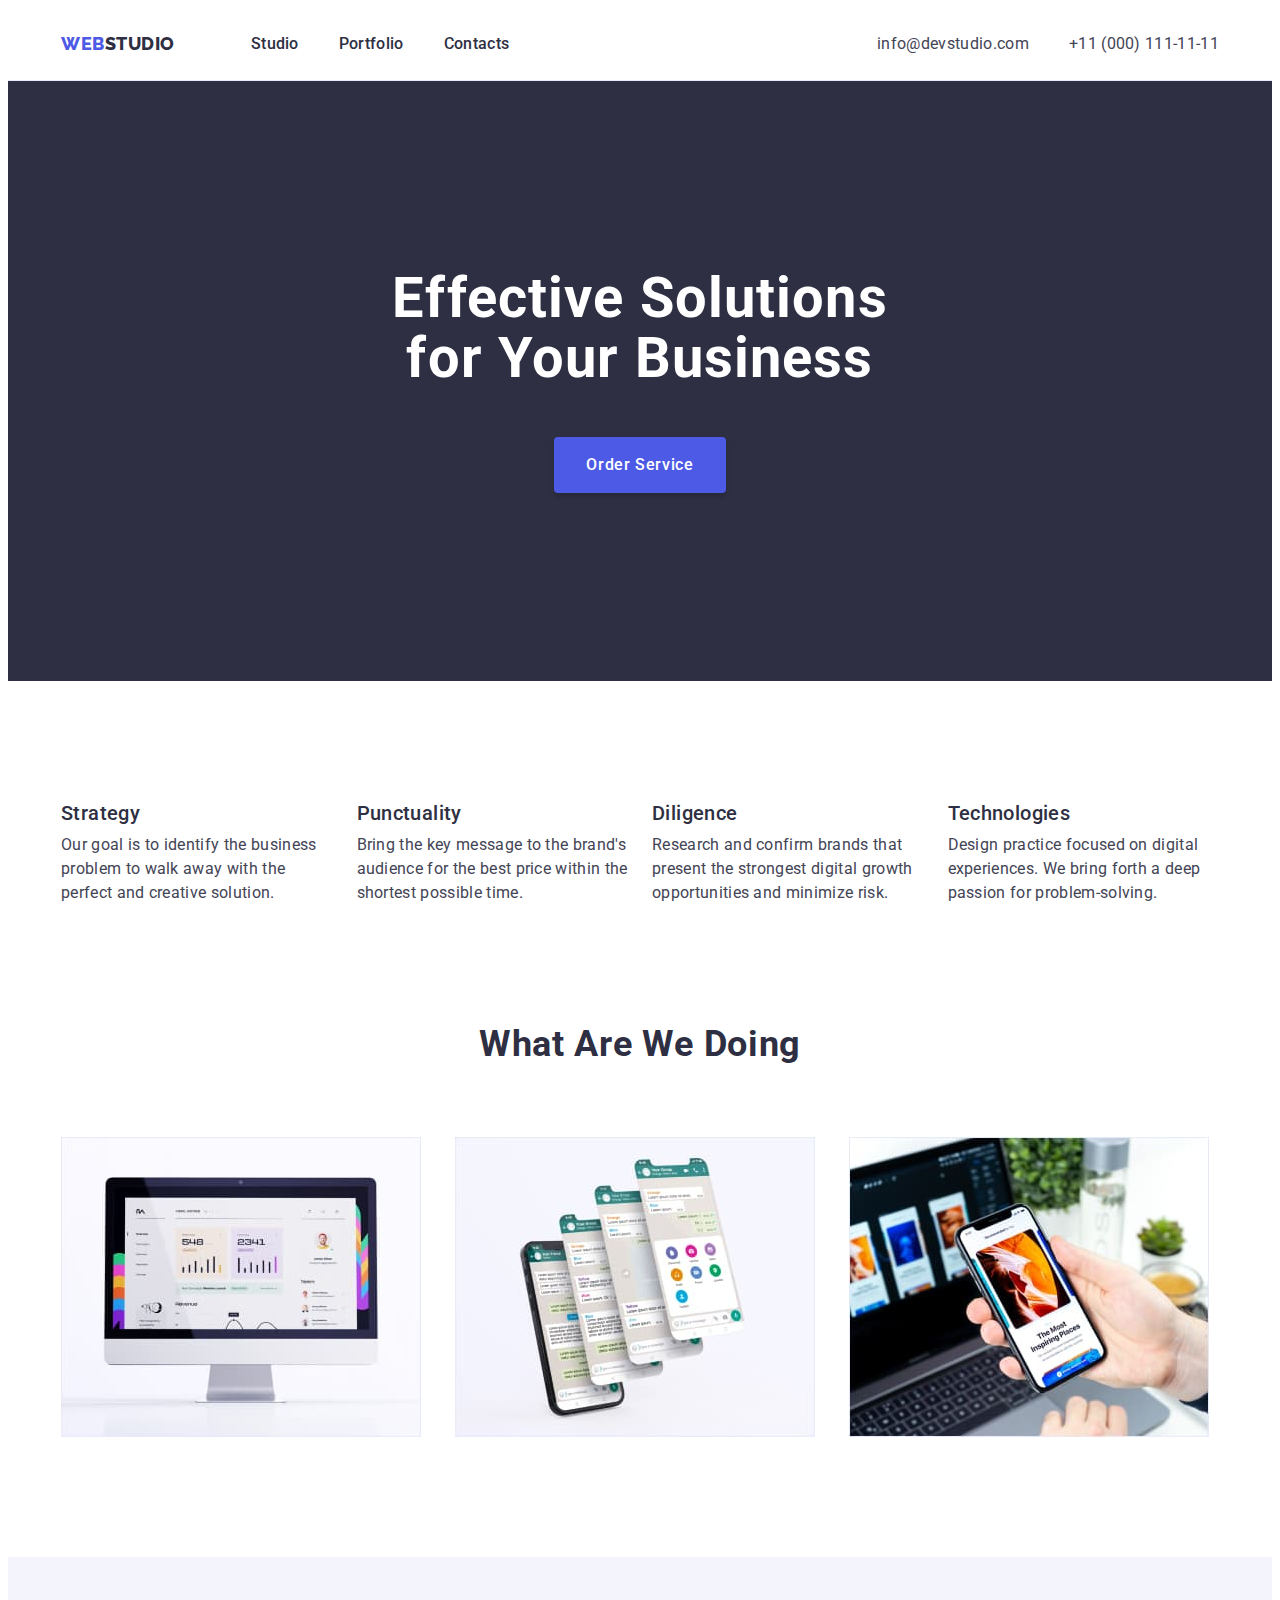
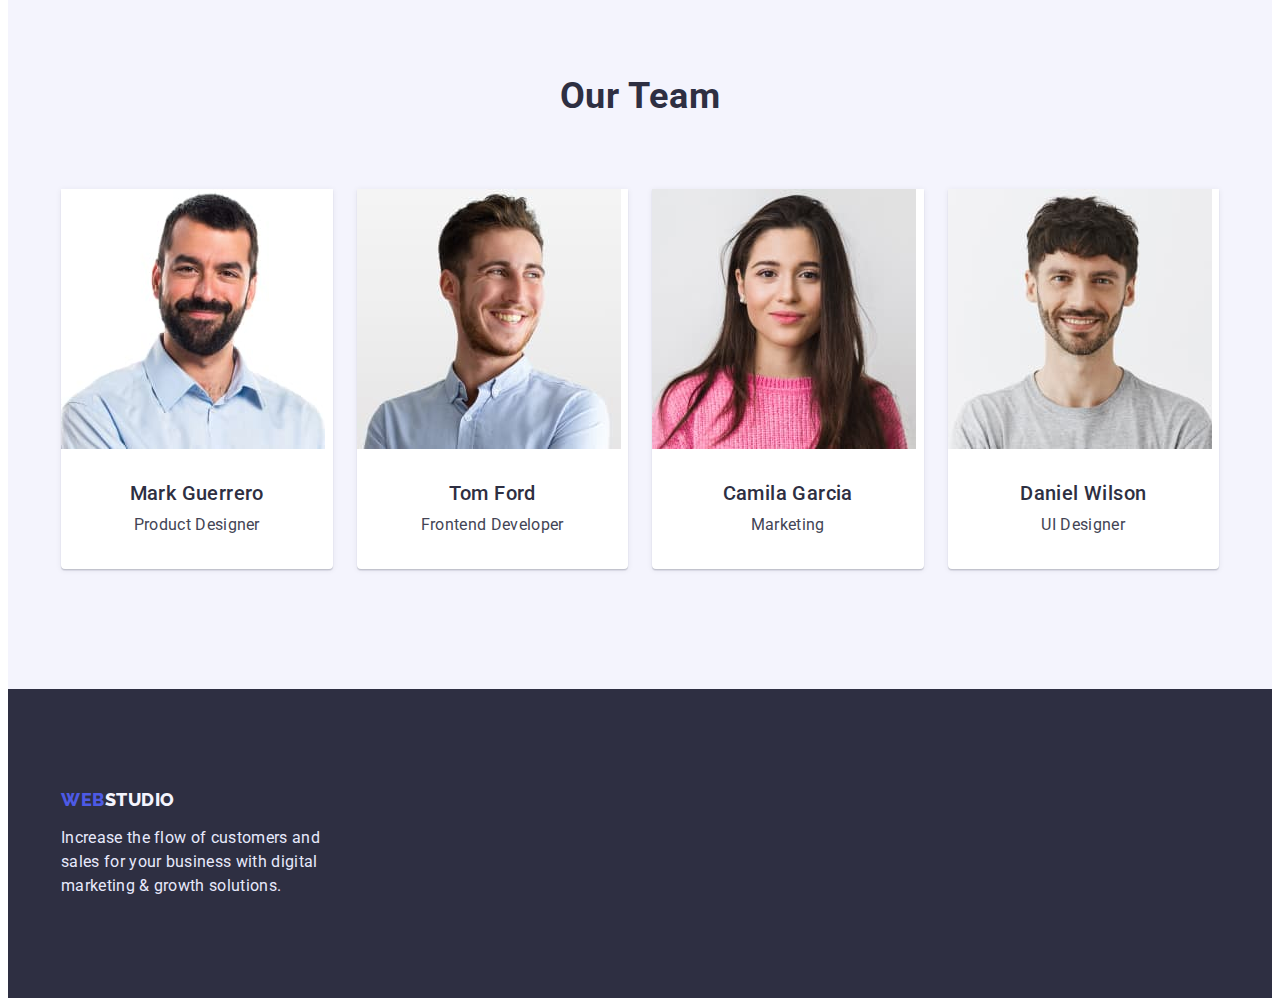
<file: index.html>
<!DOCTYPE html>
<html lang="en">
 <head>
    <meta charset="UTF-8">
    <meta name="viewport" content="width=device-width, initial-scale=1.0">
    <title>Main Page</title>
    <link rel="stylesheet" href="https://cdnjs.cloudflare.com/ajax/libs/modern-normalize/1.1.0/modern-normalize.min.css" integrity="sha512-wpPYUAdjBVSE4KJnH1VR1HeZfpl1ub8YT/NKx4PuQ5NmX2tKuGu6U/JRp5y+Y8XG2tV+wKQpNHVUX03MfMFn9Q==" crossorigin="anonymous" referrerpolicy="no-referrer" />
    <link rel="preconnect" href="https://fonts.googleapis.com">
    <link rel="preconnect" href="https://fonts.gstatic.com" crossorigin>
    <link href="https://fonts.googleapis.com/css2?family=Raleway:wght@800&family=Roboto:wght@400;500;700;900&display=swap" rel="stylesheet">
    <link rel="stylesheet" href="./css/styles.css">
 </head>
 <body>
    <header class="header"> 
       <div class="container header-container">
          <nav class="header-nav">
             <a class="header-logo link" href="./index.html">Web<span class="header-logo-studio">Studio</span></a>
            
  
              <ul class="header-list list"> 
                
                <li class="header-item"><a class="header-link link"  href="./index.html">Studio</a></li>
                <li class="header-item"><a class="header-link link" href="./portfolio.html">Portfolio</a></li>
                <li class="header-item"><a class="header-link link" href="">Contacts</a></li>
              
              </ul>  
          </nav>
  
           <address class="adress">
              <ul class="header-adress list"> 
                 <li><a class="link-tel link" href="mailto:info@devstudio.com">info@devstudio.com</a></li>
                 <li><a class="link-tel link"  href="tel:+110001111111">+11 (000) 111-11-11</a></li>
              </ul>
  
           </address>
       </div>
     </header>
      <main>
    
         <section class="hero section" > 
            <div class="container">
               <h1 class="hero-text">Effective Solutions for Your Business</h1>
               <button class="hero-btn" type="button">Order Service</button>
            </div>
          
         </section>
   
        <section class="about">
          <div class="container">
             <h2 hidden class="about-title">our program</h2>
               <ul class="about-list list">
                 <li class="about-item">
                   <h3 class="about-top">Strategy</h3>
                   <p class="about-bottom">Our goal is to identify the business problem to walk away with the perfect and creative solution.</p>
                 </li>
             
                 <li class="about-item">
                   <h3 class="about-top">Punctuality</h3>
                   <p class="about-bottom">Bring the key message to the brand's audience for the best price within the shortest possible time.</p>
                 </li>

                <li class="about-item"> 
                   <h3 class="about-top">Diligence</h3>
                   <p class="about-bottom">Research and confirm brands that present the strongest digital growth opportunities and minimize risk.</p>
                </li>
             
                <li class="about-item">
                   <h3 class="about-top">Technologies</h3>
                   <p class="about-bottom">Design practice focused on digital experiences. We bring forth a deep passion for problem-solving.</p>
                </li> 
        
               </ul>
          </div>
        </section>

         <section class="doing">
            <div class="container">
               <h2 class="about-title-doing">What are we doing</h2>
               <ul class="doing-list list">
                <li class="doing-item">
                   <img src="./images/img1.jpg" alt="computer monitor" width="360">
                </li>
  
                <li class="doing-item">
                   <img src="./images/img2.jpg" alt="phone screen" width="360">
                </li>

                <li class="doing-item">
                 <img src="./images/img3.jpg" alt="laptop, smartphone in hand" width="360">
                </li>
             </ul>
            </div>
        </section>

        <section class="team section">
            <div class="container">
             <h2 class="about-title">Our Team</h2>
             <ul class="team-list list">
                <li class="team-item">
                   <img src="./images/img.jpg" alt="the man in the photo" width="264">
                   <div class="box-content">
                      <h3 class="about-top">Mark Guerrero</h3>
                      <p class="about-bottom">Product Designer</p>
                   </div>
                </li>
 
                 <li class="team-item">
                   <img src="./images/img(1).jpg" alt="the man in the photo" width="264">
                   <div class="box-content">
                      <h3 class="about-top">Tom Ford</h3>
                      <p class="about-bottom">Frontend Developer</p>
                   </div >
                 </li>
 
                 <li class="team-item">
                   <img src="./images/img(2).jpg" alt="the girl in the photo" width="264">
                   <div class="box-content">
                      <h3 class="about-top">Camila Garcia</h3>
                      <p class="about-bottom">Marketing</p>
                   </div >
                </li>
 
                <li class="team-item">
                   <img src="./images/img(3).jpg" alt="the man in the photo" width="264">
                   <div class="box-content">
                      <h3 class="about-top">Daniel Wilson</h3>
                      <p class="about-bottom">UI Designer</p>
                   </li>
                   </div >
              </ul>
          </div>
         </section>
    </main>

      <footer class="footer">
         <div class="container">
            <a class="footer-logo link" href="./index.html">Web<span class="logo-footer-studio">Studio</span></a>
            <p class="footer-text">Increase the flow of customers and sales for your business with digital marketing & growth solutions.</p>
         </div>
    
      </footer>

  </body>
</html>
</file>
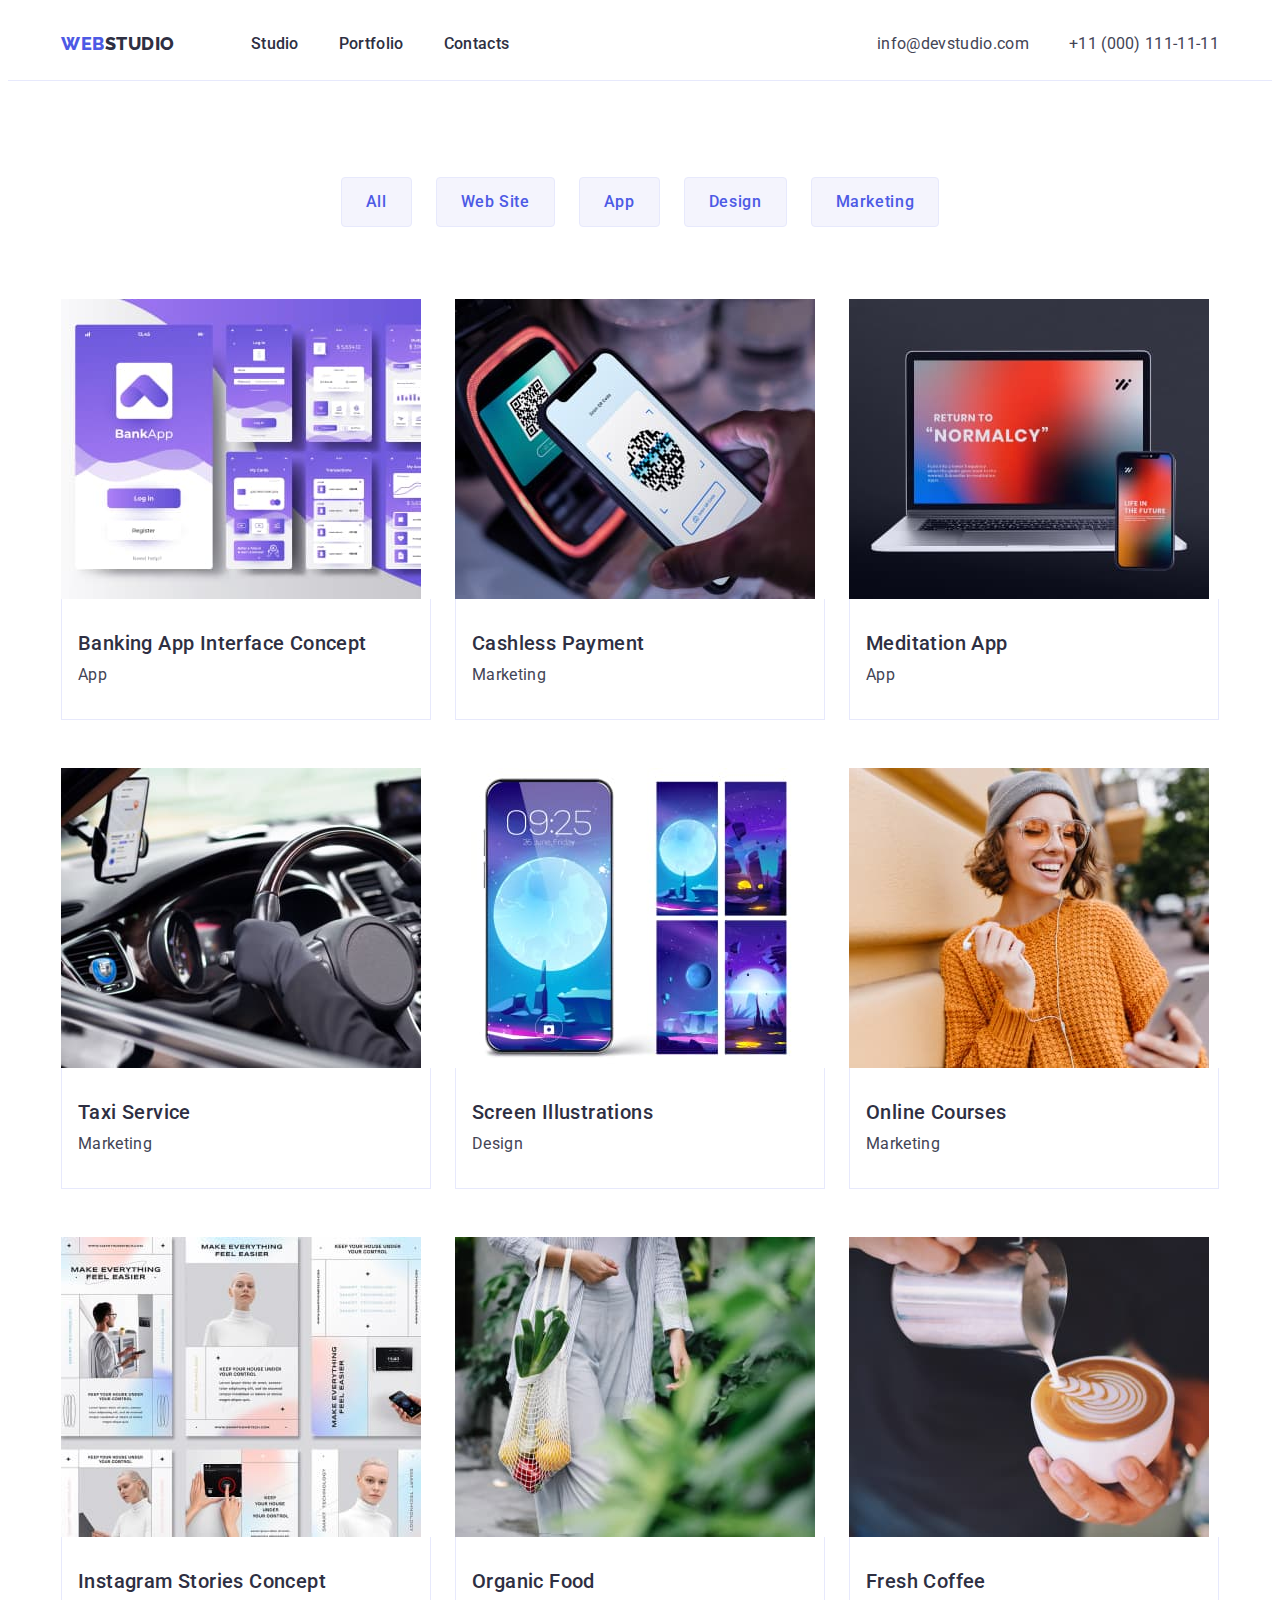
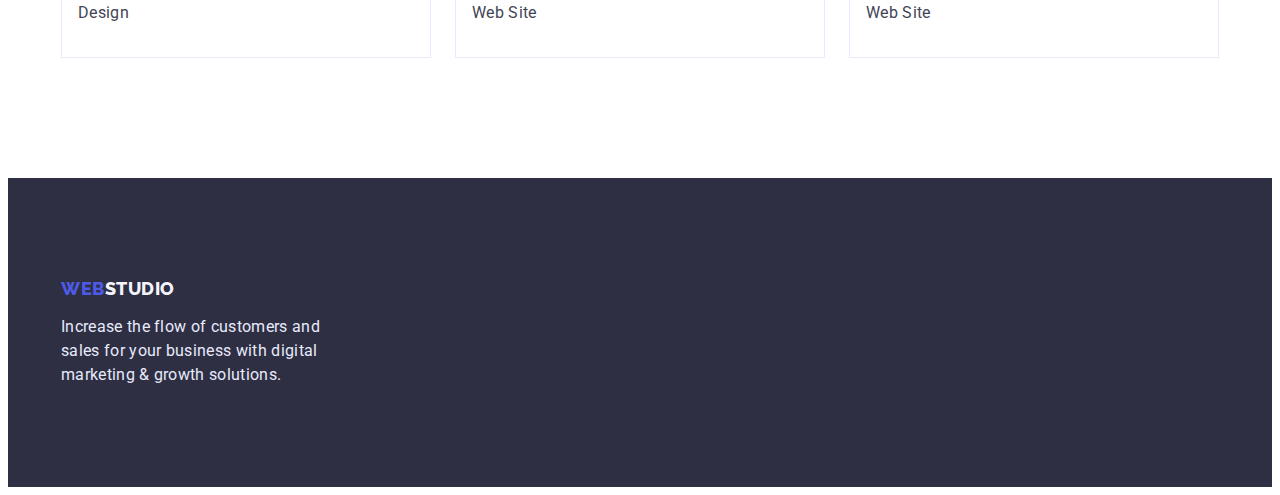
<file: portfolio.html>
<!DOCTYPE html>
<html lang="en">
 <head>
    <meta charset="UTF-8">
    <meta name="viewport" content="width=device-width, initial-scale=1.0">
    <title>Portfolio</title>
    <link rel="stylesheet" href="https://cdnjs.cloudflare.com/ajax/libs/modern-normalize/1.1.0/modern-normalize.min.css" integrity="sha512-wpPYUAdjBVSE4KJnH1VR1HeZfpl1ub8YT/NKx4PuQ5NmX2tKuGu6U/JRp5y+Y8XG2tV+wKQpNHVUX03MfMFn9Q==" crossorigin="anonymous" referrerpolicy="no-referrer" />
    <link rel="preconnect" href="https://fonts.googleapis.com">
    <link rel="preconnect" href="https://fonts.gstatic.com" crossorigin>
    <link href="https://fonts.googleapis.com/css2?family=Raleway:wght@800&family=Roboto:wght@400;500;700;900&display=swap" rel="stylesheet">
    <link rel="stylesheet" href="./css/styles.css">
 </head>
 <body>
    <header class="header"> 
       <div class="container header-container">
          <nav class="header-nav">
             <a class="header-logo link" href="./index.html">Web<span class="header-logo-studio">Studio</span></a>
            
  
              <ul class="header-list list"> 
                
                <li class="header-item"><a class="header-link link"  href="./index.html">Studio</a></li>
                <li class="header-item"><a class="header-link link" href="./portfolio.html">Portfolio</a></li>
                <li class="header-item"><a class="header-link link" href="">Contacts</a></li>
              
              </ul>  
          </nav>
  
           <address class="adress">
              <ul class="header-adress list"> 
                 <li><a class="link-tel link" href="mailto:info@devstudio.com">info@devstudio.com</a></li>
                 <li><a class="link-tel link"  href="tel:+110001111111">+11 (000) 111-11-11</a></li>
              </ul>
  
           </address>
       </div>
     </header>
    <main>
      <section class="choice">
       <div class="container">
         <h1 hidden class="about-title">make a choice</h1>
        
         <ul class="choice-list list">
            <li class="choice-item">
              <button class="choice-btn" type="button">All</button>
            </li>
            <li class="choice-item">
              <button class="choice-btn" type="button">Web Site</button>
            </li>
            <li class="choice-item">
              <button class="choice-btn" type="button">App</button>
            </li>
            <li class="choice-item">
             <button class="choice-btn" type="button">Design</button>
            </li>
            <li class="choice-item">
             <button class="choice-btn" type="button">Marketing</button>
            </li>
         </ul>
          
         <ul class="galery-list list">
            <li class="galery-item">
              <a class="galery-link link" href="#">
                <img src="./images/portfolio_img1.jpg" alt="7 step-by-step mobile application pages" width="360"/>
                <div class="card-content">
                  <h2 class="txt-top">Banking App Interface Concept</h2>
                  <p class="txt-bottom">App</p>
                </div>
              </a>
            </li>
            <li class="galery-item">
              <a class="galery-link link" href="#">
                <img src="./images/portfolio_img2.jpg" alt="synchronization of smartphone and terminal via QR-code" width="360"/>
               <div class="card-content">
                  <h2 class="txt-top">Cashless Payment</h2>
                  <p class="txt-bottom">Marketing</p>
               </div >
              </a>
            </li>
           <li class="galery-item">
              <a class="galery-link link" href="#">
                <img src="./images/portfolio_img3.jpg" alt="smartphone and laptop" width="360"/>
                <div class="card-content">
                  <h2 class="txt-top">Meditation App</h2>
                  <p class="txt-bottom">App</p>
                </div >
              </a>
           </li>
            <li class="galery-item">
              <a class="galery-link link" href="#">
                <img src="./images/portfolio_img4.jpg" alt="front panel in the car" width="360"/>
                <div class="card-content">
                  <h2 class="txt-top">Taxi Service</h2>
                  <p class="txt-bottom">Marketing</p>
                </div >
              </a>
            </li>
            <li class="galery-item">
              <a class="galery-link link" href="#">
                <img src="./images/portfolio_img5.jpg" alt="smartphone and four different screen shot pictures in lilac color" width="360"/>
                <div class="card-content">
                  <h2 class="txt-top">Screen Illustrations</h2>
                  <p class="txt-bottom">Design</p>
                </div >
              </a>
            </li>
            <li class="galery-item">
              <a class="galery-link link" href="#">
                <img src="./images/portfolio_img6.jpg" alt="smiling girl in glasses in an orange sweater and a gray hat with one earphone and a smartphone" width="360"/>
                <div class="card-content">
                  <h2 class="txt-top">Online Courses</h2>
                  <p class="txt-bottom">Marketing</p>
                </div >
              </a>
            </li>
            <li class="galery-item">
              <a class="galery-link link" href="#">
                <img src="./images/portfolio_img7.jpg" alt="6 advertising photos from social networks in gentle colors" width="360"/>
                <div class="card-content">
                  <h2 class="txt-top">Instagram Stories Concept</h2>
                  <p class="txt-bottom">Design</p>
                </div >
              </a>
            </li>
            <li class="galery-item">
              <a class="galery-link link" href="#">
                <img src="./images/portfolio_img8.jpg" alt="a string bag in the hands of a girl, inside of which there are yellow fruits, red bell pepper and green onions" width="360"/>
                <div class="card-content">
                  <h2 class="txt-top">Organic Food</h2>
                  <p class="txt-bottom">Web Site</p>
                </div >
              </a>
            </li>
            <li class="galery-item">
              <a class="galery-link link" href="#">
                <img src="./images/portfolio_img9.jpg" alt="barista makes pattern on cappuccino" width="360"/>
                <div class="card-content">
                  <h2 class="txt-top">Fresh Coffee</h2>
                  <p class="txt-bottom">Web Site</p>
                </div >
              </a>
            </li>
         </ul>
          
        </div>
      </section>
    </main>
    

    <footer class="footer">
      <div class="container">
         <a class="footer-logo link" href="./index.html">Web<span class="logo-footer-studio">Studio</span></a>
         <p class="footer-text">Increase the flow of customers and sales for your business with digital marketing & growth solutions.</p>
      </div>
   </footer>
  </body>
</html>
</file>
<file: css/styles.css>
p,
h1,
h2,
h3,
h4,
h5,
h6{
  margin: 0;
}
ul{
    padding-left: 0;
    margin: 0;
}


body{
    font-family: "Roboto", sans-serif;
    color:var(--primary-color);
}

img{
    display: block;
    max-width: 100%;
}
:root{
--primary-color: #434455;
--secondary-color: #2E2F42;
--brand-color:#4D5AE5;
--Pressed-state:#404BBF;
--text-btn-color:#FFFFFF;
--light-mode-backgrounds: #F4F4FD;
--accent:#E7E9FC;
--card-set-gap: 24px;


}
.link{
    text-decoration: none;
}
.list{
    list-style: none;
}

.container{
    width: 1158px;
    padding-left: 15px;
    padding-right: 15px;
    margin: 0 auto;
}
.section{
    padding-top: 120px;
    padding-bottom: 120px;
}
   /**--------HEADER-------*/ 

.header{
    padding-top: 24px;
    padding-bottom: 24px;
    background-color:var(--text-btn-color);
    border-bottom: 1px solid var(--accent);
} 

.header-list{
    display: flex;
    gap: 40px;
}
.header-adress{
    display: flex;
    gap: 40px;
}
.header-nav{
    display: flex;
    align-items: center;
    margin-right: auto;
}
.header-container{

    display: flex;
    align-items: center;
   
    
}

.header-logo{

    font-family: 'Raleway', sans-serif;
    font-weight: 800;
    font-size: 18px;
    line-height: 1.17;
    letter-spacing:  0.03em;
    text-transform: uppercase;
    color:var(--brand-color);
    margin-right: 76px;
   }
.header-logo-studio{
 color: var(--secondary-color);
}

.header-link{
    font-weight: 500;
    font-size: 16px;
    line-height: 1.5;
    letter-spacing: 0.02em;
    color:var(--secondary-color);
    }
.header-link:hover,
.header-link:focus{
    color:var(--Pressed-state);
}
.header-link:active{
    color:var(--brand-color);
}
.adress{
    font-style: normal; 
}

.link-tel{
    list-style: none;
    font-size: 16px;
    line-height: 1.5;
    letter-spacing: 0.02em;
    color: var(--primary-color); 
}
.link-tel:hover,
.link-tel:focus{
    color:var(--Pressed-state);;
}

.link-tel:active{
    color:var(--brand-color);
}
 /**--------HERO-------*/ 

.hero{
    background-color:var(--secondary-color);
    padding-top: 188px;
    padding-bottom: 188px;
    text-align: center;
}
.hero-text{
    font-weight:700;
    font-size: 56px;
    letter-spacing: 0.02em;
    line-height: 1.07;
    width: 496px;
    text-align: center;
    color:var(--text-btn-color);
    max-width: 496px;
    margin: 0 auto;
    margin-bottom: 48px;
   
}
.hero-btn{
    font-family: 'Roboto',sans-serif;
    font-weight: 500;
    font-size: 16px;
    line-height: 1.5;
    letter-spacing: 0.04em;
    background-color: var(--brand-color);
    border: 0px solid transparent;
    box-shadow: 0px 4px 4px rgba(0, 0, 0, 0.15);
    border-radius: 4px; 
    cursor: pointer;
    color: var(--text-btn-color);
    padding: 16px 32px;
    display: block;
    margin: 0 auto;
    min-width: 169px;
}
.hero-btn:hover,.hero-btn:focus{
    background-color: var(--Pressed-state);
    color: var(--text-btn-color);
    border: 0px solid transparent;
}
.btn:active{
    color: var(--brand-color);
}
 /**--------ABOUT-------*/ 
.about-title{
    font-weight: 700;
    font-size: 36px;
    line-height: 1.11;
    letter-spacing: 0.02em;
    text-transform: capitalize;
    text-align: center;
    color: var(--secondary-color);
}
.about-top{
    font-weight: 500;
    font-size: 20px;
    line-height: 1.2;
    letter-spacing: 0.02em;
    color:var(--secondary-color);
    margin-bottom: 8px; 
    
}
.about-bottom{
    font-size: 16px;
    line-height: 1.5;
    letter-spacing: 0.02em;
    color: var(--primary-color); 
}
.about-list{
    display: flex;
    flex-wrap: wrap;
    gap: var(--card-set-gap);
}
.about-item{
    flex-basis: calc((100% - 3 * var(--card-set-gap)) / 4);
    
}
.about{
 padding-top: 120px;
}
 /**--------DOING------*/
 .about-title-doing{
    font-weight: 700;
    font-size: 36px;
    line-height: 1.11;
    letter-spacing: 0.02em;
    text-transform: capitalize;
    text-align: center;
    color: var(--secondary-color);
    margin-bottom: 72px;
}
.doing-list{
    display: flex;
    flex-wrap: wrap;
    gap: var(--card-set-gap);
}
.doing-item{
    flex-basis: calc((100% - 2 * var(--card-set-gap)) / 3);
}
.doing{
    padding-top: 120px;
    padding-bottom: 120px;
}

 /**--------TEAM-------*/
 .team{
    background-color: var(--light-mode-backgrounds);
    
}  
.team-item{
    background-color: var(--text-btn-color);
    flex-basis: calc((100% - 3 * var(--card-set-gap)) / 4);
    box-shadow: 0px 1px 6px rgba(46, 47, 66, 0.08), 0px 1px 1px rgba(46, 47, 66, 0.16), 0px 2px 1px rgba(46, 47, 66, 0.08);
    border-radius: 0px 0px 4px 4px;
}
.team-list{
    display: flex;
    flex-wrap: wrap;
    margin-top: 72px ;
    gap: var(--card-set-gap);
    }

.box-content{
    padding: 32px 16px;
    text-align: center;
    
    
}
    

 /**--------FOOTER-------*/ 
.footer{
    background-color: var(--secondary-color);
    padding-top: 100px;
    padding-bottom: 100px;
}

    
.logo-footer-studio{
    color: var(--light-mode-backgrounds);
}
.footer-text{
    font-size: 16px;
    line-height: 1.5;
    letter-spacing: 0.02em;
    color:var(--accent);
    max-width: 264px;
    margin-top: 16px;
}
.footer-logo{
    font-family: 'Raleway', sans-serif;
    font-weight: 800;
    font-size: 18px;
    line-height: 1.17;
    letter-spacing: 0.03em;
    text-transform: uppercase;
    color:var(--brand-color)


}

 /**--------PORTFOLIO-------*/ 



.choice-btn{
    font-family: 'Roboto',sans-serif;
    font-weight: 500;
    font-size: 16px;
    line-height: 1.5;
    letter-spacing: 0.04em;
    background-color: var(--light-mode-backgrounds);
    color: var(--brand-color);
    border: 1px solid var(--accent);
    border-radius: 4px;
    padding: 12px 24px;
    display: block;
    margin: 0 auto;
    cursor:pointer;
    min-width: 69px;
}
.choice-btn:hover,
.choice-btn:focus{
    background-color: var(--Pressed-state);
    color: var(--text-btn-color);
    border-color: transparent;
}
.choice-btn:active{
    background-color: var(--Pressed-state);
    color: var(--text-btn-color) ;
    border-color:   transparent;
}

.choice{
    padding-top: 96px;
    padding-bottom: 120px;
    background-color: var(--text-btn-color);
}
.choice-list{
    margin-bottom: 72px;
    display: flex;
    flex-wrap: wrap; 
    justify-content: center;
    gap: var(--card-set-gap); 
}

/**---------GALERY-----*/
.txt-top{
    font-weight: 500;
    font-size: 20px;
    line-height: 1.2;
    letter-spacing: 0.02em;
    color: var(--secondary-color);
}
.txt-bottom{
    font-size: 16px;
    line-height: 1.5;
    letter-spacing: 0.02em;
    color: var(--primary-color);
    margin-top: 8px;
 
}
.card-content{
    padding-top: 32px;
    padding-left: 16px;
    padding-bottom: 32px;
    
    border-left: 1px solid var(--accent);
    border-bottom: 1px solid var(--accent);
    border-right: 1px solid var(--accent); 
}

.galery-link:hover,
.galery-link:focus{
    color:var(--Pressed-state)
}
.galery-list{
    display: flex;
    flex-wrap: wrap;
    column-gap: var(--card-set-gap);
    row-gap: calc(var(--card-set-gap)*2 );

}
.galery-item{
   flex-basis: calc((100% - 2 * var(--card-set-gap))/3);
}
</file>
